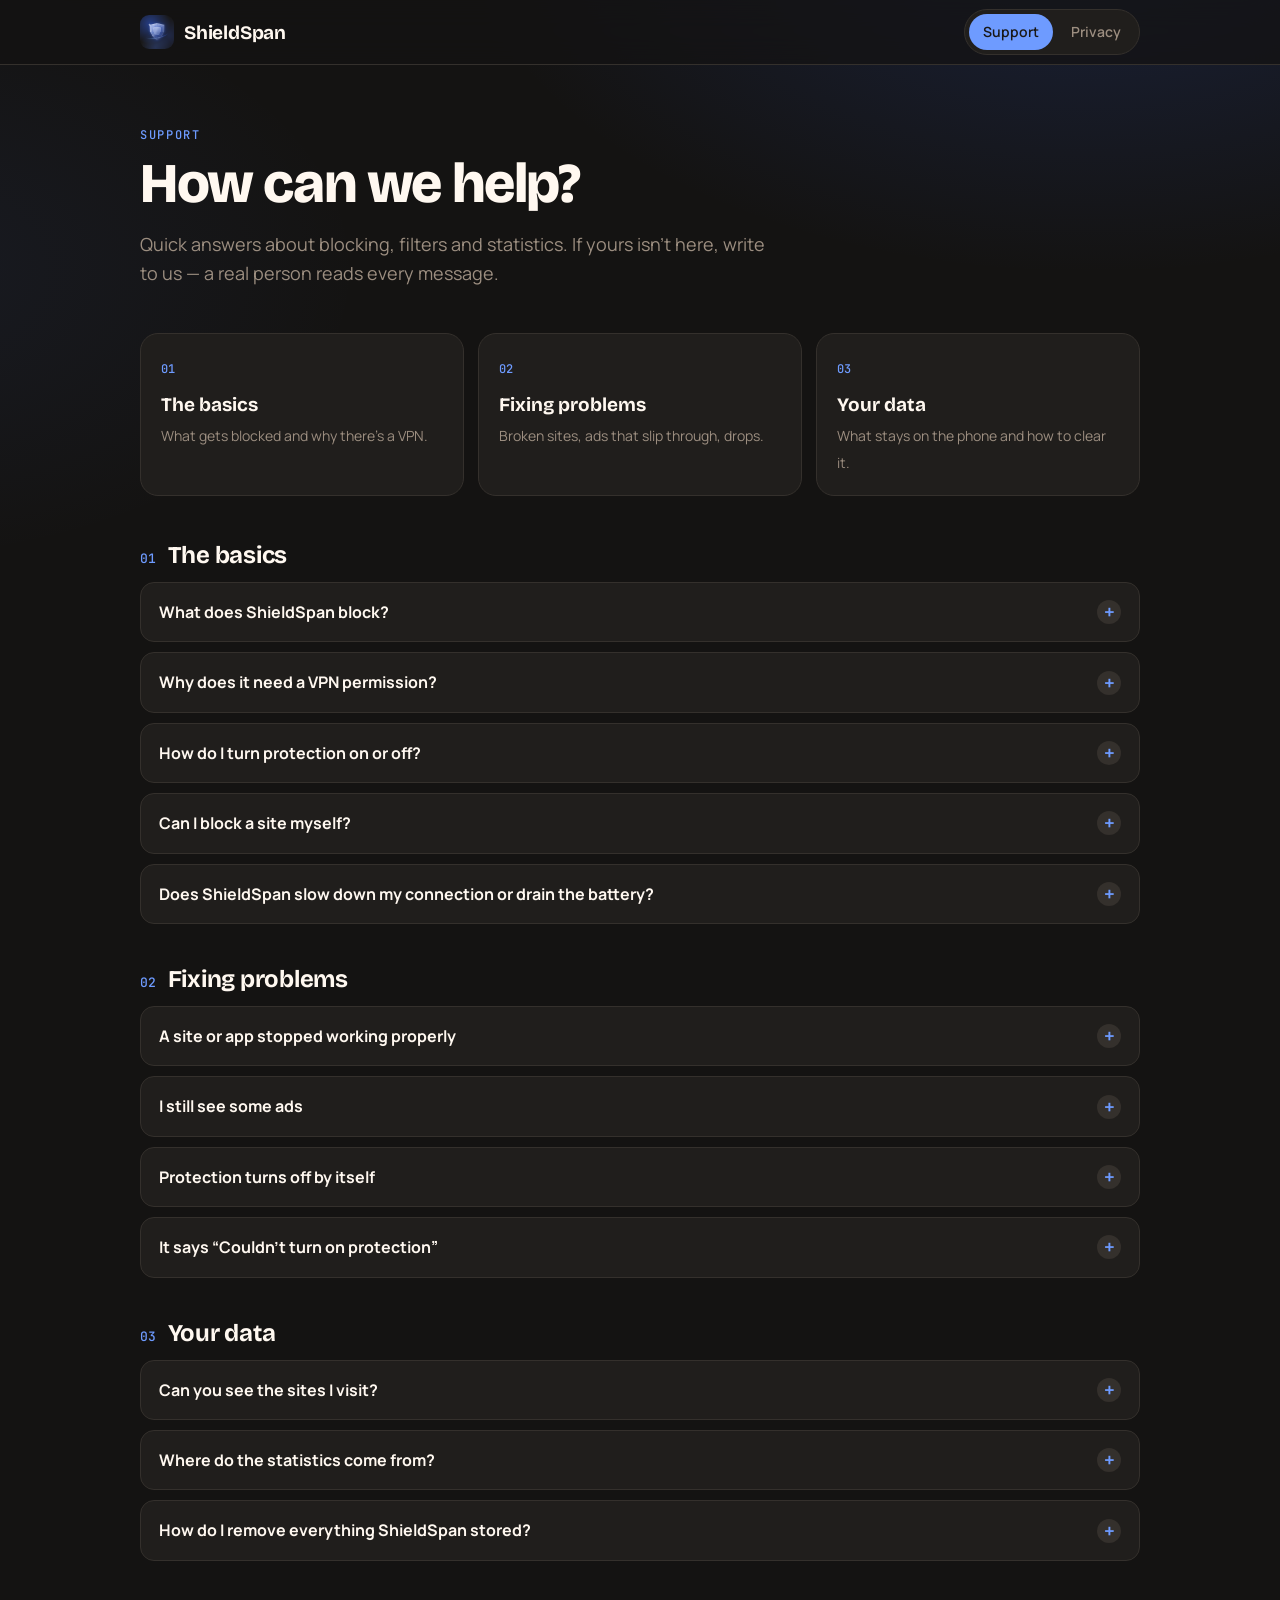
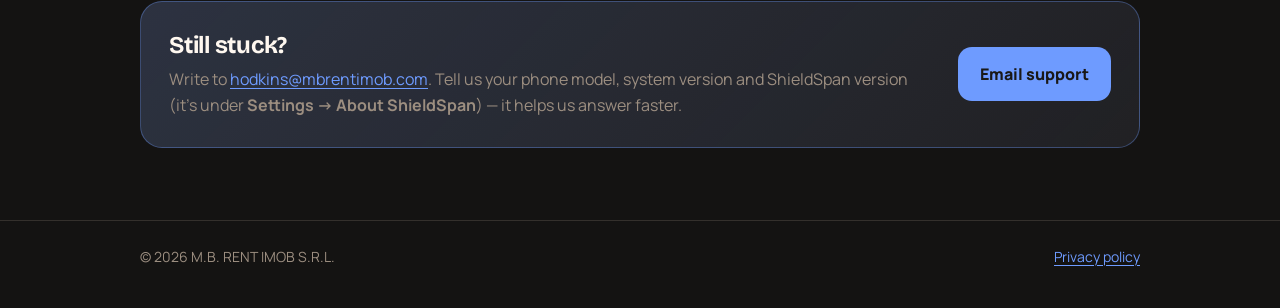
<file: index.html>
<!doctype html>
<html lang="en">
<head>
  <meta charset="utf-8">
  <meta name="viewport" content="width=device-width, initial-scale=1">
  <title>ShieldSpan Support</title>
  <meta name="description" content="Answers and help for ShieldSpan, the on-device ad and tracker blocker.">
  <link rel="icon" href="icon.png">
  <link rel="preconnect" href="https://fonts.googleapis.com">
  <link rel="preconnect" href="https://fonts.gstatic.com" crossorigin>
  <link href="https://fonts.googleapis.com/css2?family=Bricolage+Grotesque:opsz,wght@12..96,700;12..96,800&family=JetBrains+Mono:wght@500&family=Manrope:wght@400;600;700;800&display=swap" rel="stylesheet">
  <link rel="stylesheet" href="style.css">
</head>
<body>
  <header class="bar">
    <div class="wrap">
      <a class="brand" href="./"><img src="icon.png" alt=""><span>ShieldSpan</span></a>
      <nav class="nav">
        <a href="./" aria-current="page">Support</a>
        <a href="privacy/">Privacy</a>
      </nav>
    </div>
  </header>

  <main class="wrap">
    <div class="hero">
      <div class="eyebrow">Support</div>
      <h1>How can we help?</h1>
      <p class="lead">Quick answers about blocking, filters and statistics. If yours isn’t here, write to us — a real person reads every message.</p>
    </div>

    <div class="topics">
      <a class="topic" href="#basics"><span class="n">01</span><b>The basics</b><span>What gets blocked and why there’s a VPN.</span></a>
      <a class="topic" href="#fixes"><span class="n">02</span><b>Fixing problems</b><span>Broken sites, ads that slip through, drops.</span></a>
      <a class="topic" href="#data"><span class="n">03</span><b>Your data</b><span>What stays on the phone and how to clear it.</span></a>
    </div>

    <section class="group" id="basics">
      <h2><span class="mono">01</span>The basics</h2>

      <details>
        <summary>What does ShieldSpan block?</summary>
        <div>
          <p>Advertising, in-app ads, trackers, analytics, error trackers, social buttons, cookie banners, phone maker telemetry and known malicious sites. Each group is a separate filter you can switch on or off in the <b>Filters</b> tab.</p>
          <p>Blocking works on domain names, so it covers every app and browser on the phone, not just one.</p>
        </div>
      </details>

      <details>
        <summary>Why does it need a VPN permission?</summary>
        <div>
          <p>The VPN is how the system lets an app see which addresses your apps look up. ShieldSpan sets up a <b>local</b> VPN on the device: there is no remote server on the other end, and your traffic doesn’t leave the phone through us.</p>
          <p>Lookups for blocked domains are answered on the spot with “does not exist”, so the ad never loads. Everything else is passed on to a public DNS resolver as usual.</p>
        </div>
      </details>

      <details>
        <summary>How do I turn protection on or off?</summary>
        <div>
          <p>Tap the shield on the <b>Home</b> tab. When it’s whole, protection is on; when the pieces drift apart, it’s off.</p>
          <p>You can also switch it from the system settings — <b>Settings → VPN</b> on iPhone, or the VPN tile in quick settings on Android.</p>
        </div>
      </details>

      <details>
        <summary>Can I block a site myself?</summary>
        <div>
          <p>Yes. Open <b>Filters → My rules</b> and add a domain such as <code>example.com</code>. It will be blocked everywhere, on top of the built-in filter lists.</p>
        </div>
      </details>

      <details>
        <summary>Does ShieldSpan slow down my connection or drain the battery?</summary>
        <div>
          <p>Only domain lookups pass through the filter; downloads, video and page content go straight to the network. Because ads never load, many pages actually get lighter.</p>
        </div>
      </details>
    </section>

    <section class="group" id="fixes">
      <h2><span class="mono">02</span>Fixing problems</h2>

      <details>
        <summary>A site or app stopped working properly</summary>
        <div>
          <p>Some services break when one of their tracking domains is blocked. Add the site under <b>Filters → Allowed sites</b> — for 1 hour, 24 hours or always — and ShieldSpan will stop blocking on it.</p>
          <p>If you’re not sure which domain is to blame, open <b>Statistics → Block log</b> right after the problem happens and look at the most recent entries.</p>
        </div>
      </details>

      <details>
        <summary>I still see some ads</summary>
        <div>
          <p>Ads served from the same domain as the content itself — for example in some video and social apps — can’t be separated from the content by a domain filter.</p>
          <p>Also check that the right filters are on in the <b>Filters</b> tab, and restart the app or browser after turning protection on: apps sometimes keep old lookups cached for a while.</p>
        </div>
      </details>

      <details>
        <summary>Protection turns off by itself</summary>
        <div>
          <p>Only one VPN can be active at a time. If you open another VPN app, the system switches ShieldSpan off — turn it back on when you’re done.</p>
          <p>On Android, battery savers may stop background apps. Set ShieldSpan’s battery usage to <b>Unrestricted</b>, and turn on <b>Launch with the system</b> in ShieldSpan settings so protection comes back after a restart.</p>
        </div>
      </details>

      <details>
        <summary>It says “Couldn’t turn on protection”</summary>
        <div>
          <p>Usually the VPN permission was declined or removed. Tap the shield again and allow the connection request. If another VPN app is set as “always-on” in system settings, turn that off first.</p>
        </div>
      </details>
    </section>

    <section class="group" id="data">
      <h2><span class="mono">03</span>Your data</h2>

      <details>
        <summary>Can you see the sites I visit?</summary>
        <div>
          <p>No. ShieldSpan has no servers and no accounts, and it doesn’t contain analytics or tracking SDKs. Statistics and the block log are kept on your phone only. Details are in our <a href="privacy/">privacy policy</a>.</p>
        </div>
      </details>

      <details>
        <summary>Where do the statistics come from?</summary>
        <div>
          <p>They’re counted on the device as the filter works: how many lookups were blocked, which categories and companies they belonged to and, on Android, which app made them. The app keeps the last 60 days.</p>
        </div>
      </details>

      <details>
        <summary>How do I remove everything ShieldSpan stored?</summary>
        <div>
          <p>Delete the app. All its statistics, rules and allowed sites are stored inside it and go away with it. On iPhone you can also remove the VPN profile in <b>Settings → General → VPN &amp; Device Management</b>.</p>
        </div>
      </details>
    </section>

    <div class="contact">
      <div>
        <h2>Still stuck?</h2>
        <p>Write to <a href="mailto:hodkins@mbrentimob.com">hodkins@mbrentimob.com</a>. Tell us your phone model, system version and ShieldSpan version (it’s under <b>Settings → About ShieldSpan</b>) — it helps us answer faster.</p>
      </div>
      <a class="btn" href="mailto:hodkins@mbrentimob.com?subject=ShieldSpan%20support">Email support</a>
    </div>
  </main>

  <footer>
    <div class="wrap">
      <span>© 2026 M.B. RENT IMOB S.R.L.</span>
      <a href="privacy/">Privacy policy</a>
    </div>
  </footer>
</body>
</html>
</file>
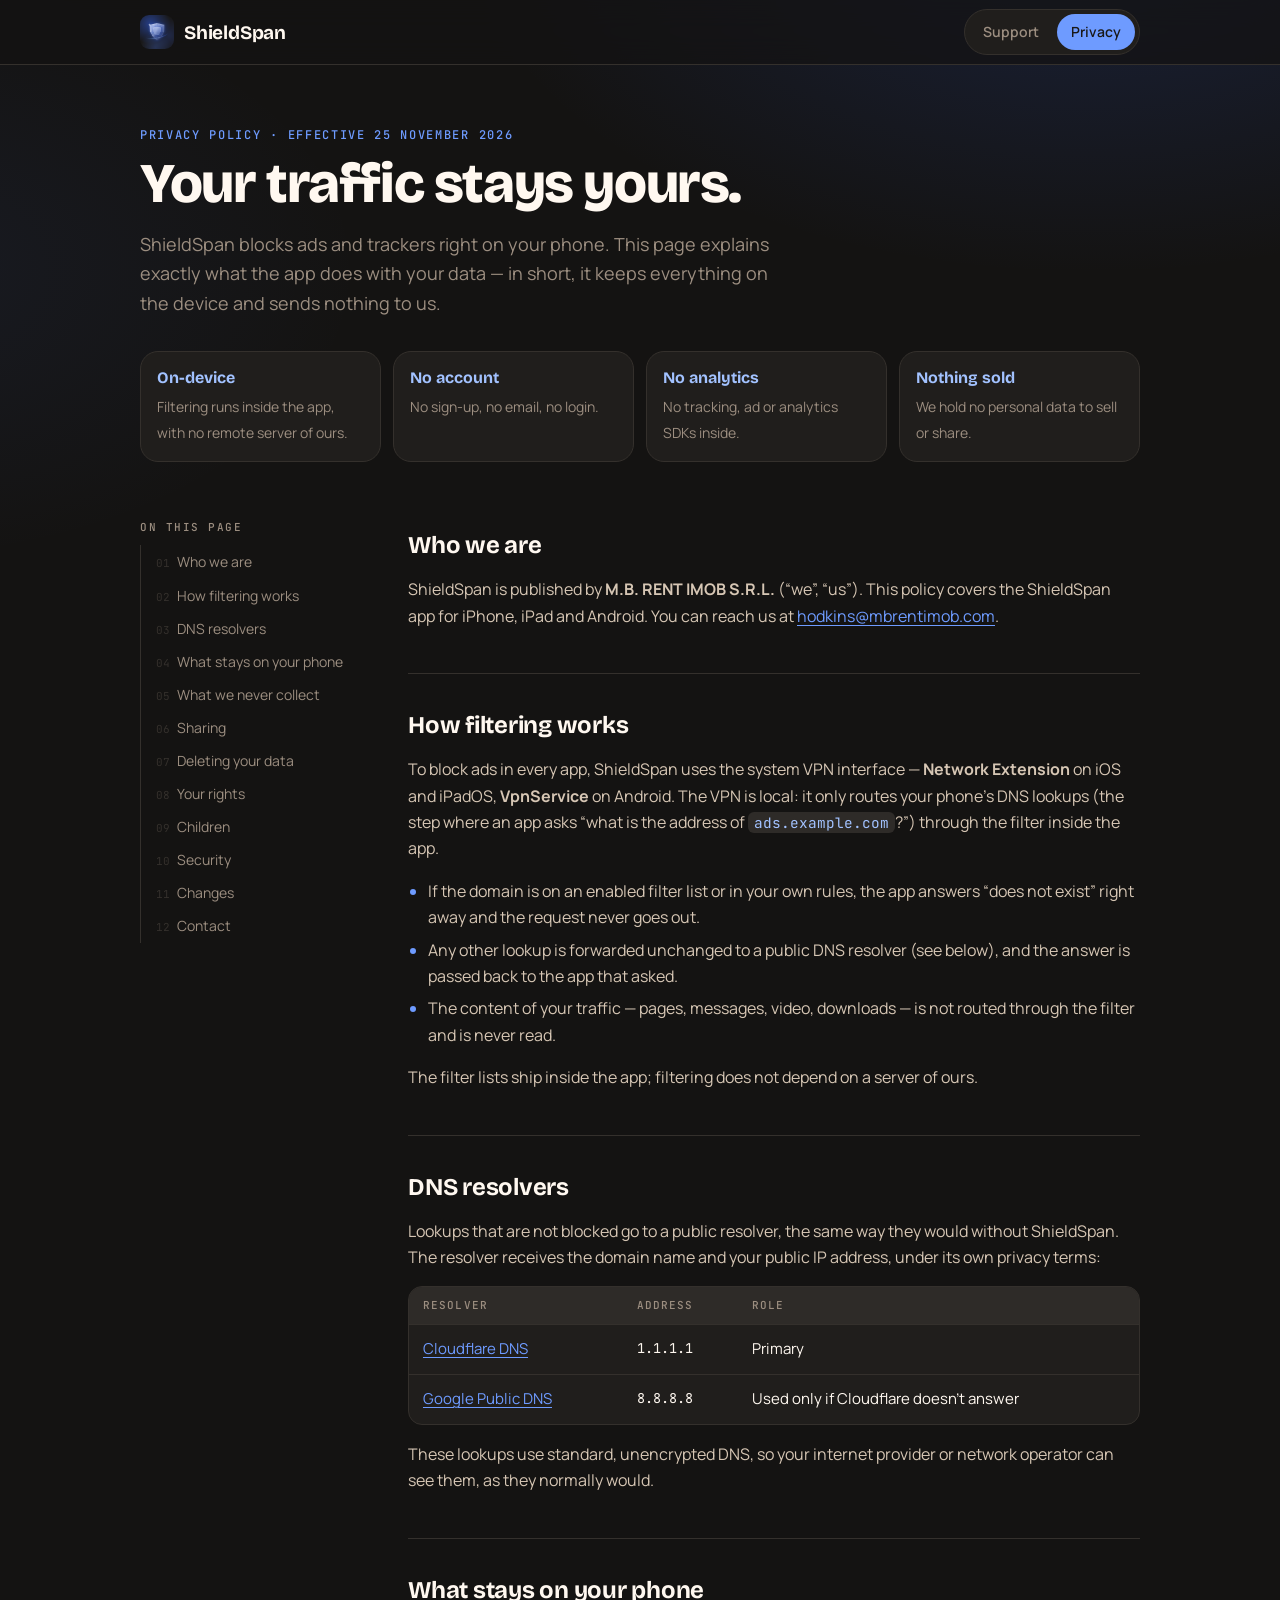
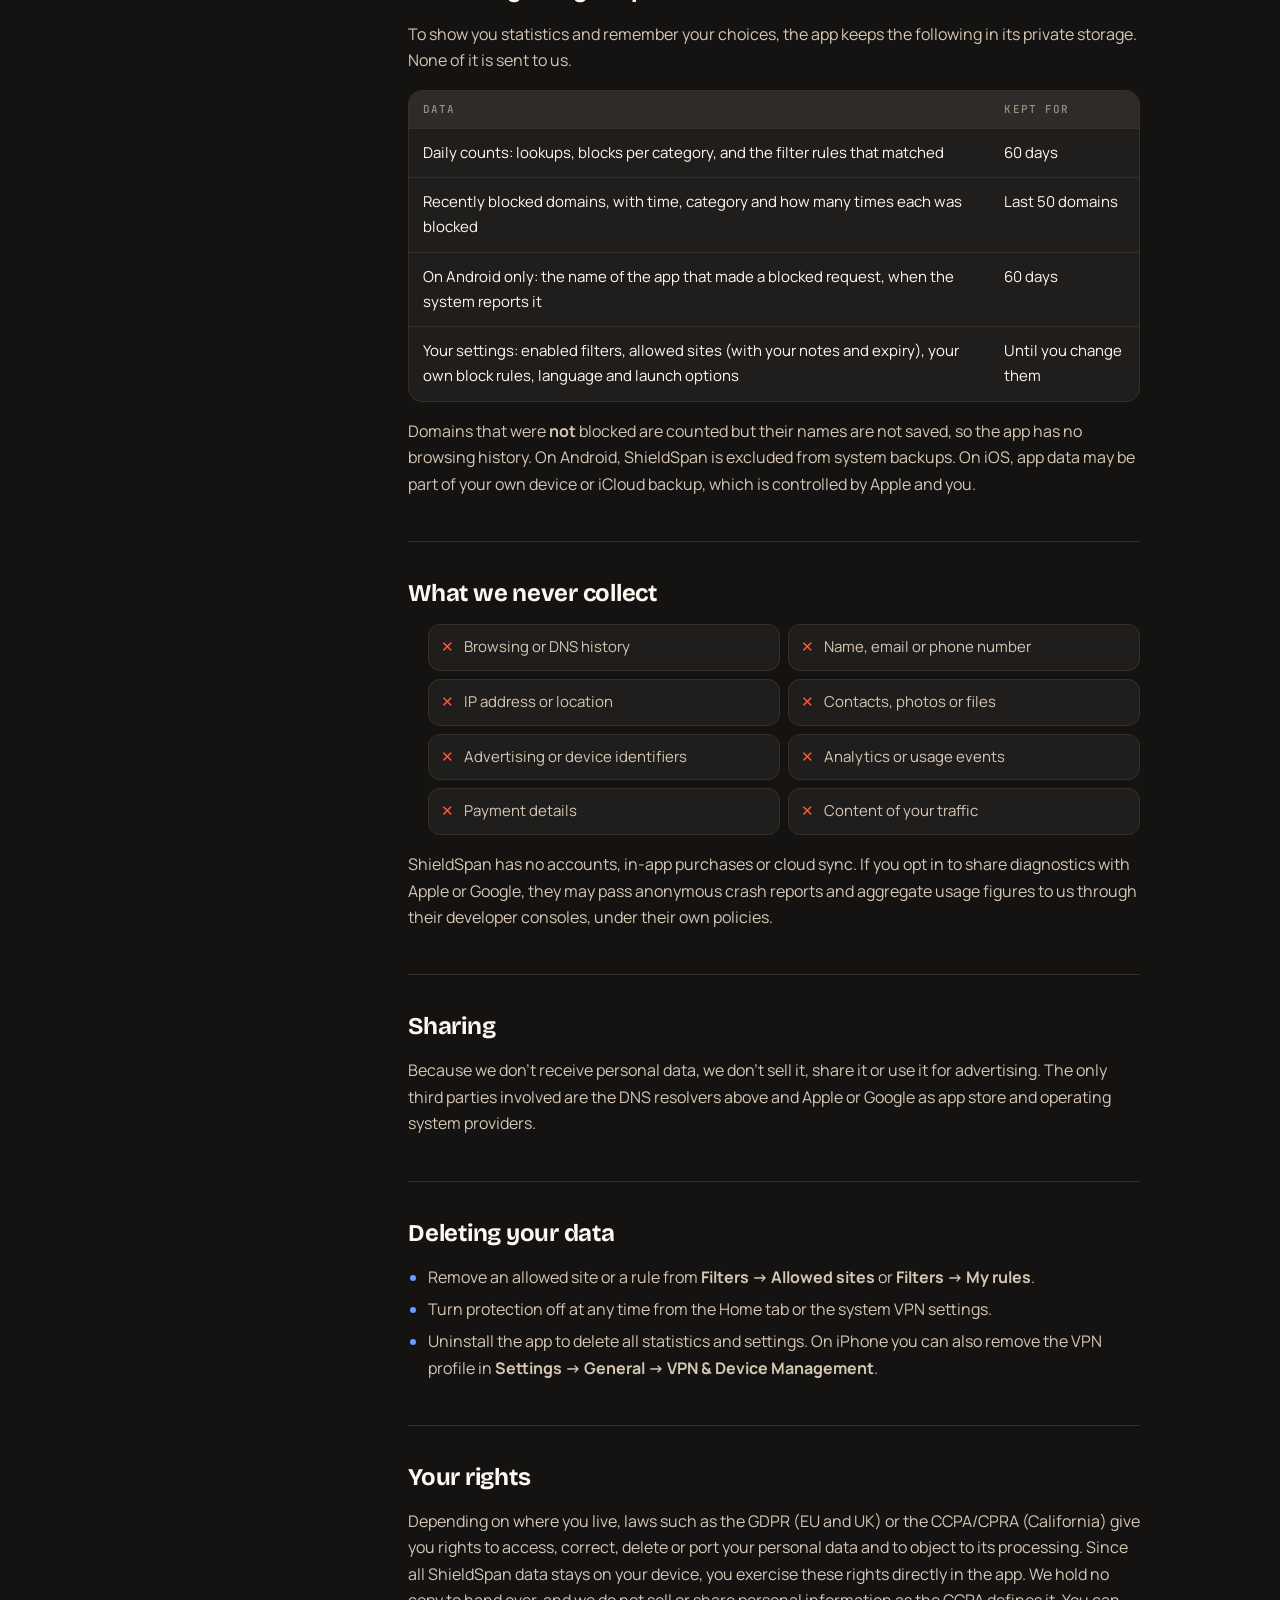
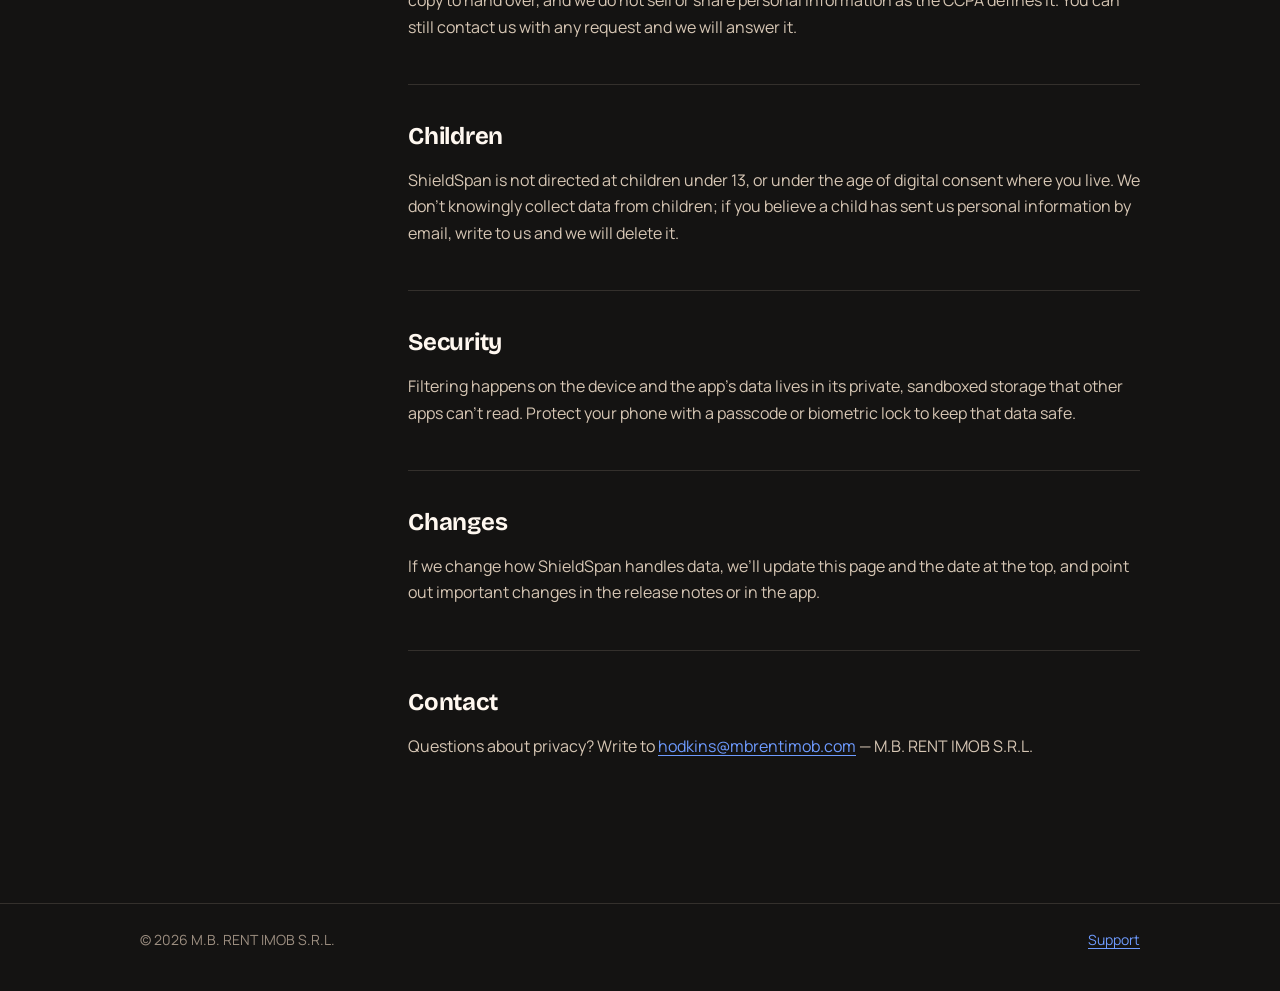
<file: privacy/index.html>
<!doctype html>
<html lang="en">
<head>
  <meta charset="utf-8">
  <meta name="viewport" content="width=device-width, initial-scale=1">
  <title>ShieldSpan Privacy Policy</title>
  <meta name="description" content="How ShieldSpan handles your data: on-device filtering, no accounts, no analytics.">
  <link rel="icon" href="../icon.png">
  <link rel="preconnect" href="https://fonts.googleapis.com">
  <link rel="preconnect" href="https://fonts.gstatic.com" crossorigin>
  <link href="https://fonts.googleapis.com/css2?family=Bricolage+Grotesque:opsz,wght@12..96,700;12..96,800&family=JetBrains+Mono:wght@500&family=Manrope:wght@400;600;700;800&display=swap" rel="stylesheet">
  <link rel="stylesheet" href="../style.css">
</head>
<body>
  <header class="bar">
    <div class="wrap">
      <a class="brand" href="../"><img src="../icon.png" alt=""><span>ShieldSpan</span></a>
      <nav class="nav">
        <a href="../">Support</a>
        <a href="./" aria-current="page">Privacy</a>
      </nav>
    </div>
  </header>

  <main class="wrap">
    <div class="hero">
      <div class="eyebrow">Privacy policy · Effective 25 November 2026</div>
      <h1>Your traffic stays yours.</h1>
      <p class="lead">ShieldSpan blocks ads and trackers right on your phone. This page explains exactly what the app does with your data — in short, it keeps everything on the device and sends nothing to us.</p>

      <div class="facts">
        <div class="fact"><b>On-device</b><span>Filtering runs inside the app, with no remote server of ours.</span></div>
        <div class="fact"><b>No account</b><span>No sign-up, no email, no login.</span></div>
        <div class="fact"><b>No analytics</b><span>No tracking, ad or analytics SDKs inside.</span></div>
        <div class="fact"><b>Nothing sold</b><span>We hold no personal data to sell or share.</span></div>
      </div>
    </div>

    <div class="doc">
      <aside class="toc">
        <p>On this page</p>
        <ol>
          <li><a href="#who">Who we are</a></li>
          <li><a href="#how">How filtering works</a></li>
          <li><a href="#dns">DNS resolvers</a></li>
          <li><a href="#stored">What stays on your phone</a></li>
          <li><a href="#never">What we never collect</a></li>
          <li><a href="#sharing">Sharing</a></li>
          <li><a href="#control">Deleting your data</a></li>
          <li><a href="#rights">Your rights</a></li>
          <li><a href="#children">Children</a></li>
          <li><a href="#security">Security</a></li>
          <li><a href="#changes">Changes</a></li>
          <li><a href="#contact">Contact</a></li>
        </ol>
      </aside>

      <article class="content">
        <section id="who">
          <h2>Who we are</h2>
          <p>ShieldSpan is published by <b>M.B. RENT IMOB S.R.L.</b> (“we”, “us”). This policy covers the ShieldSpan app for iPhone, iPad and Android. You can reach us at <a href="mailto:hodkins@mbrentimob.com">hodkins@mbrentimob.com</a>.</p>
        </section>

        <section id="how">
          <h2>How filtering works</h2>
          <p>To block ads in every app, ShieldSpan uses the system VPN interface — <b>Network Extension</b> on iOS and iPadOS, <b>VpnService</b> on Android. The VPN is local: it only routes your phone’s DNS lookups (the step where an app asks “what is the address of <code>ads.example.com</code>?”) through the filter inside the app.</p>
          <ul>
            <li>If the domain is on an enabled filter list or in your own rules, the app answers “does not exist” right away and the request never goes out.</li>
            <li>Any other lookup is forwarded unchanged to a public DNS resolver (see below), and the answer is passed back to the app that asked.</li>
            <li>The content of your traffic — pages, messages, video, downloads — is not routed through the filter and is never read.</li>
          </ul>
          <p>The filter lists ship inside the app; filtering does not depend on a server of ours.</p>
        </section>

        <section id="dns">
          <h2>DNS resolvers</h2>
          <p>Lookups that are not blocked go to a public resolver, the same way they would without ShieldSpan. The resolver receives the domain name and your public IP address, under its own privacy terms:</p>
          <table class="table">
            <thead><tr><th>Resolver</th><th>Address</th><th>Role</th></tr></thead>
            <tbody>
              <tr><td><a href="https://developers.cloudflare.com/1.1.1.1/privacy/public-dns-resolver/" rel="noopener">Cloudflare DNS</a></td><td class="mono">1.1.1.1</td><td>Primary</td></tr>
              <tr><td><a href="https://developers.google.com/speed/public-dns/privacy" rel="noopener">Google Public DNS</a></td><td class="mono">8.8.8.8</td><td>Used only if Cloudflare doesn’t answer</td></tr>
            </tbody>
          </table>
          <p>These lookups use standard, unencrypted DNS, so your internet provider or network operator can see them, as they normally would.</p>
        </section>

        <section id="stored">
          <h2>What stays on your phone</h2>
          <p>To show you statistics and remember your choices, the app keeps the following in its private storage. None of it is sent to us.</p>
          <table class="table">
            <thead><tr><th>Data</th><th>Kept for</th></tr></thead>
            <tbody>
              <tr><td>Daily counts: lookups, blocks per category, and the filter rules that matched</td><td>60 days</td></tr>
              <tr><td>Recently blocked domains, with time, category and how many times each was blocked</td><td>Last 50 domains</td></tr>
              <tr><td>On Android only: the name of the app that made a blocked request, when the system reports it</td><td>60 days</td></tr>
              <tr><td>Your settings: enabled filters, allowed sites (with your notes and expiry), your own block rules, language and launch options</td><td>Until you change them</td></tr>
            </tbody>
          </table>
          <p>Domains that were <b>not</b> blocked are counted but their names are not saved, so the app has no browsing history. On Android, ShieldSpan is excluded from system backups. On iOS, app data may be part of your own device or iCloud backup, which is controlled by Apple and you.</p>
        </section>

        <section id="never">
          <h2>What we never collect</h2>
          <ul class="never">
            <li>Browsing or DNS history</li>
            <li>Name, email or phone number</li>
            <li>IP address or location</li>
            <li>Contacts, photos or files</li>
            <li>Advertising or device identifiers</li>
            <li>Analytics or usage events</li>
            <li>Payment details</li>
            <li>Content of your traffic</li>
          </ul>
          <p>ShieldSpan has no accounts, in-app purchases or cloud sync. If you opt in to share diagnostics with Apple or Google, they may pass anonymous crash reports and aggregate usage figures to us through their developer consoles, under their own policies.</p>
        </section>

        <section id="sharing">
          <h2>Sharing</h2>
          <p>Because we don’t receive personal data, we don’t sell it, share it or use it for advertising. The only third parties involved are the DNS resolvers above and Apple or Google as app store and operating system providers.</p>
        </section>

        <section id="control">
          <h2>Deleting your data</h2>
          <ul>
            <li>Remove an allowed site or a rule from <b>Filters → Allowed sites</b> or <b>Filters → My rules</b>.</li>
            <li>Turn protection off at any time from the Home tab or the system VPN settings.</li>
            <li>Uninstall the app to delete all statistics and settings. On iPhone you can also remove the VPN profile in <b>Settings → General → VPN &amp; Device Management</b>.</li>
          </ul>
        </section>

        <section id="rights">
          <h2>Your rights</h2>
          <p>Depending on where you live, laws such as the GDPR (EU and UK) or the CCPA/CPRA (California) give you rights to access, correct, delete or port your personal data and to object to its processing. Since all ShieldSpan data stays on your device, you exercise these rights directly in the app. We hold no copy to hand over, and we do not sell or share personal information as the CCPA defines it. You can still contact us with any request and we will answer it.</p>
        </section>

        <section id="children">
          <h2>Children</h2>
          <p>ShieldSpan is not directed at children under 13, or under the age of digital consent where you live. We don’t knowingly collect data from children; if you believe a child has sent us personal information by email, write to us and we will delete it.</p>
        </section>

        <section id="security">
          <h2>Security</h2>
          <p>Filtering happens on the device and the app’s data lives in its private, sandboxed storage that other apps can’t read. Protect your phone with a passcode or biometric lock to keep that data safe.</p>
        </section>

        <section id="changes">
          <h2>Changes</h2>
          <p>If we change how ShieldSpan handles data, we’ll update this page and the date at the top, and point out important changes in the release notes or in the app.</p>
        </section>

        <section id="contact">
          <h2>Contact</h2>
          <p>Questions about privacy? Write to <a href="mailto:hodkins@mbrentimob.com">hodkins@mbrentimob.com</a> — M.B. RENT IMOB S.R.L.</p>
        </section>
      </article>
    </div>
  </main>

  <footer>
    <div class="wrap">
      <span>© 2026 M.B. RENT IMOB S.R.L.</span>
      <a href="../">Support</a>
    </div>
  </footer>
</body>
</html>
</file>
<file: style.css>
:root {
  --bg: #141312;
  --card: #201e1c;
  --card-hi: #2e2b28;
  --line: #34302c;
  --text: #fff8f0;
  --muted: #9c8e80;
  --accent: #6e9bff;
  --accent-deep: #2f58d0;
  --accent-light: #a2c2ff;
  --radius: 18px;
}

* { box-sizing: border-box; }

html { scroll-behavior: smooth; }

body {
  margin: 0;
  background:
    radial-gradient(900px 520px at 85% -10%, rgba(47, 88, 208, .22), transparent 70%),
    radial-gradient(700px 420px at -10% 30%, rgba(76, 118, 232, .08), transparent 70%),
    var(--bg);
  background-attachment: fixed;
  color: var(--text);
  font: 400 16px/1.65 "Manrope", system-ui, sans-serif;
  -webkit-font-smoothing: antialiased;
}

a { color: var(--accent); text-decoration-thickness: 1px; text-underline-offset: 3px; }
a:hover { color: var(--accent-light); }

.wrap { max-width: 1040px; margin: 0 auto; padding: 0 20px; }

/* Top bar */
.bar {
  position: sticky; top: 0; z-index: 10;
  backdrop-filter: blur(14px); -webkit-backdrop-filter: blur(14px);
  background: rgba(20, 19, 18, .72);
  border-bottom: 1px solid var(--line);
}
.bar .wrap { display: flex; align-items: center; justify-content: space-between; height: 64px; }
.brand { display: flex; align-items: center; gap: 10px; color: var(--text); text-decoration: none; }
.brand img { width: 34px; height: 34px; border-radius: 9px; }
.brand span { font: 700 19px/1 "Bricolage Grotesque", sans-serif; letter-spacing: -.01em; }
.nav { display: flex; gap: 4px; padding: 4px; background: var(--card); border: 1px solid var(--line); border-radius: 999px; }
.nav a { padding: 6px 14px; border-radius: 999px; color: var(--muted); text-decoration: none; font-weight: 600; font-size: 14px; }
.nav a[aria-current="page"] { background: var(--accent); color: #191817; }

/* Hero */
.hero { padding: 64px 0 36px; }
.eyebrow { font: 500 12px/1 "JetBrains Mono", monospace; letter-spacing: .14em; text-transform: uppercase; color: var(--accent); }
h1 { font: 800 clamp(34px, 6vw, 56px)/1.05 "Bricolage Grotesque", sans-serif; letter-spacing: -.025em; margin: 14px 0 16px; }
.lead { font-size: 18px; color: var(--muted); max-width: 640px; margin: 0; }

/* Pills under the privacy hero */
.facts { display: grid; grid-template-columns: repeat(4, 1fr); gap: 12px; margin-top: 32px; }
.fact { background: var(--card); border: 1px solid var(--line); border-radius: var(--radius); padding: 16px; }
.fact b { display: block; font: 700 16px/1.3 "Bricolage Grotesque", sans-serif; color: var(--accent-light); margin-bottom: 4px; }
.fact span { font-size: 14px; color: var(--muted); line-height: 1.5; }

/* Two-column document layout */
.doc { display: grid; grid-template-columns: 220px 1fr; gap: 48px; padding: 24px 0 72px; align-items: start; }
.toc { position: sticky; top: 88px; font-size: 14px; }
.toc p { font: 500 11px/1 "JetBrains Mono", monospace; letter-spacing: .14em; text-transform: uppercase; color: var(--muted); margin: 0 0 12px; }
.toc ol { list-style: none; margin: 0; padding: 0; border-left: 1px solid var(--line); counter-reset: toc; }
.toc li { counter-increment: toc; }
.toc a { display: block; padding: 5px 0 5px 14px; margin-left: -1px; border-left: 2px solid transparent; color: var(--muted); text-decoration: none; }
.toc a::before { content: counter(toc, decimal-leading-zero) "  "; font-family: "JetBrains Mono", monospace; font-size: 11px; color: var(--line); }
.toc a:hover { color: var(--text); border-left-color: var(--accent); }

.content section { padding: 8px 0 28px; border-bottom: 1px solid var(--line); margin-bottom: 28px; scroll-margin-top: 84px; }
.content section:last-child { border-bottom: 0; }
h2 { font: 700 24px/1.25 "Bricolage Grotesque", sans-serif; letter-spacing: -.01em; margin: 0 0 12px; }
h3 { font: 700 17px/1.35 "Bricolage Grotesque", sans-serif; margin: 22px 0 6px; }
.content p, .content li { color: #d6c6b4; }
.content ul { padding-left: 20px; }
.content li { margin: 6px 0; }
.content li::marker { color: var(--accent); }
code, .mono { font-family: "JetBrains Mono", monospace; font-size: .9em; }
code { background: var(--card-hi); padding: 1px 6px; border-radius: 6px; color: var(--accent-light); }

/* Data table */
.table { width: 100%; border-collapse: separate; border-spacing: 0; background: var(--card); border: 1px solid var(--line); border-radius: 14px; overflow: hidden; font-size: 15px; margin: 14px 0; }
.table th, .table td { text-align: left; padding: 12px 14px; border-bottom: 1px solid var(--line); vertical-align: top; }
.table tr:last-child td { border-bottom: 0; }
.table th { font: 500 11px/1.2 "JetBrains Mono", monospace; letter-spacing: .1em; text-transform: uppercase; color: var(--muted); background: var(--card-hi); }

/* "Never collected" grid */
.never { display: grid; grid-template-columns: repeat(2, 1fr); gap: 8px; padding: 0; list-style: none; }
.never li { margin: 0; padding: 10px 12px; background: var(--card); border: 1px solid var(--line); border-radius: 12px; font-size: 15px; }
.never li::before { content: "✕"; color: #ff5a3c; font-weight: 700; margin-right: 10px; }

/* Support: topic tiles */
.topics { display: grid; grid-template-columns: repeat(3, 1fr); gap: 14px; margin: 8px 0 44px; }
.topic { display: block; padding: 20px; background: var(--card); border: 1px solid var(--line); border-radius: var(--radius); color: var(--text); text-decoration: none; transition: border-color .15s, transform .15s; }
.topic:hover { color: var(--text); border-color: var(--accent); transform: translateY(-2px); }
.topic .n { font: 500 12px/1 "JetBrains Mono", monospace; color: var(--accent); }
.topic b { display: block; font: 700 19px/1.25 "Bricolage Grotesque", sans-serif; margin: 12px 0 6px; }
.topic span { color: var(--muted); font-size: 14px; }

/* Support: FAQ accordion */
.group { margin-bottom: 40px; scroll-margin-top: 84px; }
.group > h2 { display: flex; align-items: baseline; gap: 12px; }
.group > h2 .mono { font-size: 13px; color: var(--accent); font-weight: 500; }
details { background: var(--card); border: 1px solid var(--line); border-radius: 14px; margin: 10px 0; }
details[open] { border-color: #3a4870; background: var(--card-hi); }
summary { list-style: none; cursor: pointer; padding: 16px 52px 16px 18px; font-weight: 700; position: relative; }
summary::-webkit-details-marker { display: none; }
summary::after { content: "+"; position: absolute; right: 18px; top: 50%; transform: translateY(-50%); width: 24px; height: 24px; border-radius: 50%; background: var(--line); color: var(--accent); display: grid; place-items: center; font: 500 18px/1 "JetBrains Mono", monospace; }
details[open] summary::after { content: "−"; background: var(--accent); color: #191817; }
details > div { padding: 0 18px 16px; color: #d6c6b4; }
details > div p { margin: 0 0 10px; }
details > div p:last-child { margin-bottom: 0; }

/* Support: contact card */
.contact { display: grid; grid-template-columns: 1fr auto; gap: 24px; align-items: center; padding: 28px; border-radius: 22px; margin: 12px 0 72px;
  background: linear-gradient(135deg, rgba(110, 155, 255, .16), rgba(47, 88, 208, .04)), var(--card);
  border: 1px solid rgba(110, 155, 255, .35); }
.contact h2 { margin-bottom: 6px; }
.contact p { margin: 0; color: var(--muted); }
.btn { display: inline-block; padding: 14px 22px; border-radius: 14px; background: var(--accent); color: #191817; font-weight: 800; text-decoration: none; white-space: nowrap; }
.btn:hover { background: var(--accent-light); color: #191817; }

footer { border-top: 1px solid var(--line); padding: 24px 0 40px; font-size: 14px; color: var(--muted); }
footer .wrap { display: flex; justify-content: space-between; gap: 16px; flex-wrap: wrap; }

@media (max-width: 860px) {
  .doc { grid-template-columns: 1fr; gap: 8px; }
  .toc { position: static; }
  .facts { grid-template-columns: repeat(2, 1fr); }
  .topics { grid-template-columns: 1fr; }
  .contact { grid-template-columns: 1fr; }
}
@media (max-width: 520px) {
  .facts, .never { grid-template-columns: 1fr; }
  .hero { padding-top: 40px; }
  .brand span { font-size: 17px; }
}
</file>
